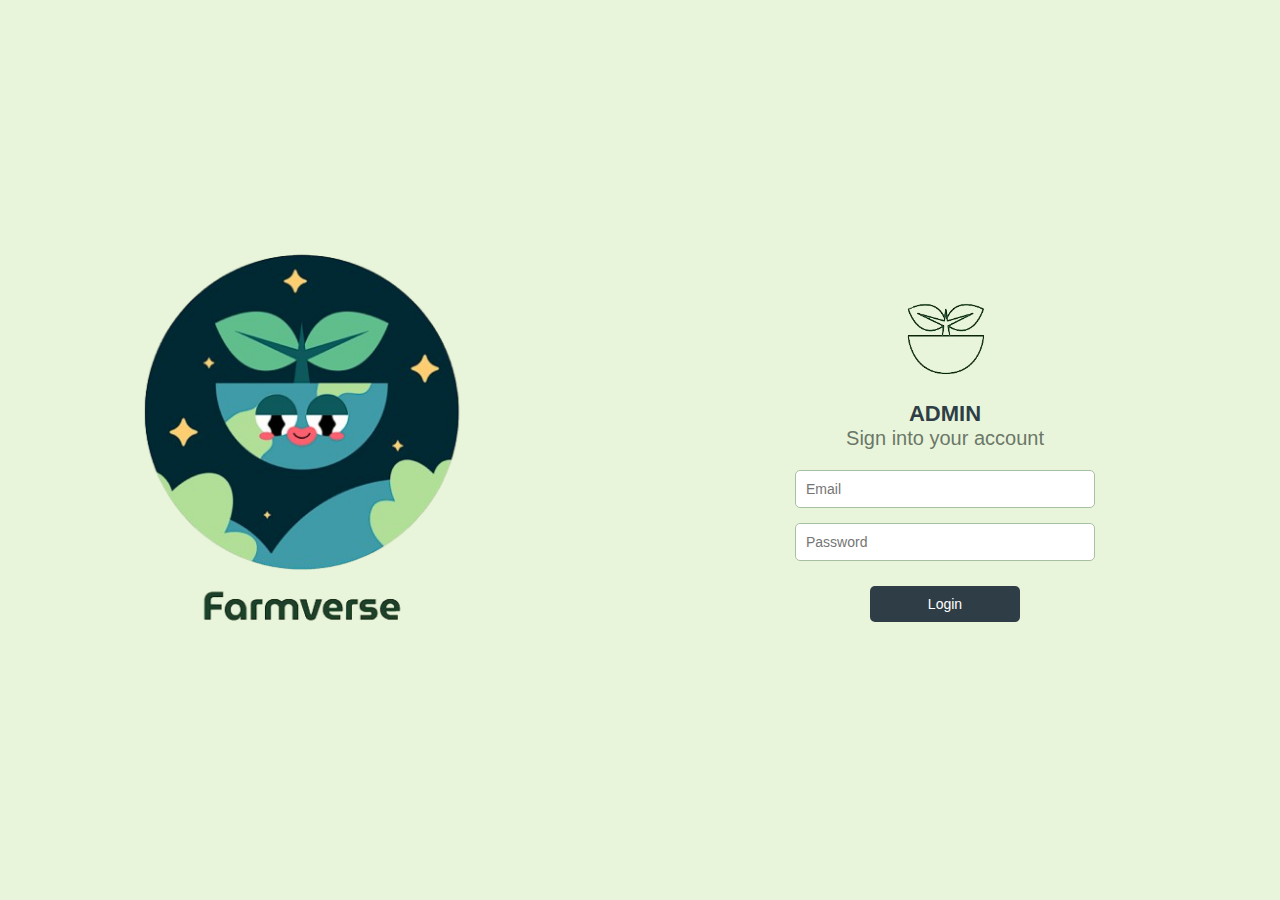
<file: index.html>
<!DOCTYPE html>
<html lang="en">
<head>
    <meta charset="UTF-8">
    <meta name="viewport" content="width=device-width, initial-scale=1.0">
    <title>Farmverse Admin Login</title>
    <style>
        /* General reset and font setup */
        * {
            margin: 0;
            padding: 0;
            box-sizing: border-box;
            font-family: 'Arial', sans-serif;
        }

        body {
            background-color: #4B4E53; /* Gray background around the login box */
            display: flex;
            justify-content: center;
            align-items: center;
            min-height: 100vh;
        }

        .login-container {
            display: flex;
            width: 100vw;
            height: 100vh;
            background-color: #E9F5DB; /* Light green background */
        }

        .left-section {
            flex: 1;
            display: flex;
            flex-direction: column;
            justify-content: center;
            align-items: center;
        }

        .left-section img {
            width: 500px;
            height: auto;
            border-radius: 50%;
        }

        .left-section h1 {
            margin-top: 20px;
            font-size: 24px;
            color: #2F3E46;
            font-weight: bold;
        }

        .right-section {
            flex: 1;
            display: flex;
            flex-direction: column;
            justify-content: center;
            align-items: center;
            padding: 30px;
        }

        .right-section img {
            width: 150px;
            height: auto;
            margin-bottom: 15px;
        }

        .right-section h1 {
            font-size: 22px;
            color: #2F3E46;
            font-weight: bold;
        }

        .right-section p {
            font-size: 20px;
            color: #6B7768;
            margin-bottom: 20px;
        }

        .login-form {
            width: 100%;
            max-width: 300px;
            display: flex;
            flex-direction: column;
            gap: 15px;
            align-items: center; /* Center elements inside the form */
        }

        .login-form input {
            width: 100%;
            padding: 10px;
            border: 1px solid #A8C0A2;
            border-radius: 5px;
            font-size: 14px;
            background-color: #fff;
        }

        .login-form button {
            width: 150px; /* Smaller width */
            padding: 10px;
            background-color: #2F3E46;
            color: #fff;
            border: none;
            border-radius: 5px;
            font-size: 14px; /* Smaller text size */
            cursor: pointer;
            transition: background-color 0.3s;
            text-align: center;
            margin-top: 10px; /* Spacing below inputs */
			
        }

        .login-form button:hover {
            background-color: #4CAF50;
        }
    </style>
</head>
<body>
    <div class="login-container">
        <!-- Left Section -->
        <div class="left-section">
            <img src="logo.png" alt="Farmverse Logo">
        </div>

        <!-- Right Section -->
        <div class="right-section">
            <img src="adminlogo.png" alt="Admin Icon">
            <h1>ADMIN</h1>
            <p>Sign into your account</p>
            <form class="login-form" onsubmit="handleLogin(event)">
                <input type="email" placeholder="Email" required>
                <input type="password" placeholder="Password" required>
                <button type="submit">Login</button>
            </form>
        </div>
    </div>

    <script>
        function handleLogin(event) {
            event.preventDefault();
            // Redirect to the order management page
            window.location.href = "user_management.html";
        }
    </script>
</body>
</html>
</file>
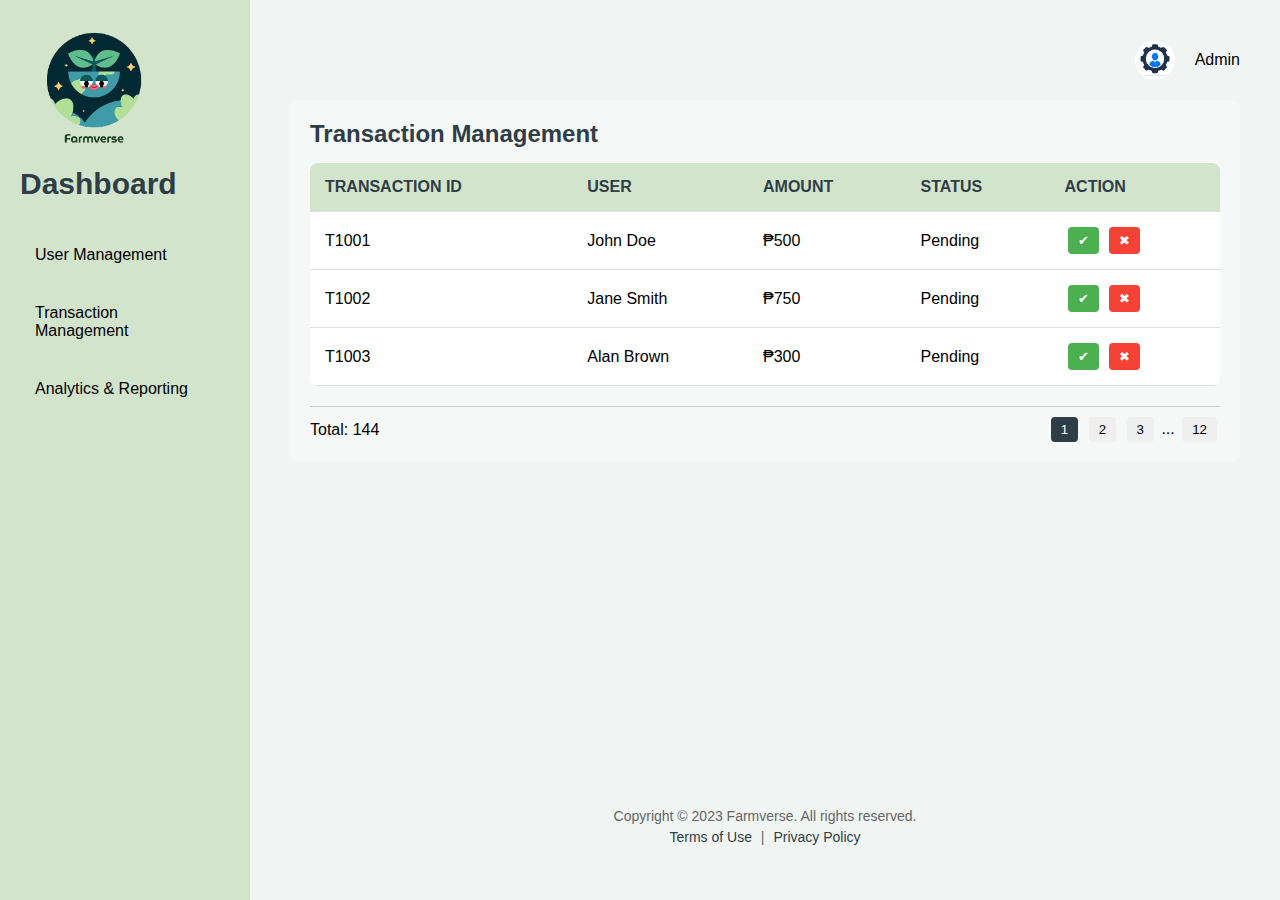
<file: product_management.html>
<!DOCTYPE html>
<html lang="en">
<head>
    <meta charset="UTF-8">
    <meta name="viewport" content="width=device-width, initial-scale=1.0">
    <title>Transaction Management</title>
    <link rel="stylesheet" href="style.css">
    <style>
        /* Additional styles for dropdown */
        .user-info {
            position: relative;
            display: flex;
            align-items: center;
            cursor: pointer;
        }

        .user-info img {
            width: 40px;
            height: 40px;
            border-radius: 50%;
            margin-right: 10px;
        }

        .dropdown {
            display: none;
            position: absolute;
            top: 50px;
            right: 0;
            background-color: #fff;
            border: 1px solid #ddd;
            border-radius: 5px;
            box-shadow: 0px 4px 8px rgba(0, 0, 0, 0.1);
            z-index: 1000;
        }

        .dropdown a {
            display: block;
            padding: 10px 20px;
            text-decoration: none;
            color: #333;
            font-size: 14px;
            transition: background-color 0.3s;
        }

        .dropdown a:hover {
            background-color: #f5f5f5;
        }
    </style>
</head>
<body>
    <div class="container">
        <div class="sidebar">
            <div class="logo"><img src="logo.png" alt="Logo"></div>
            <ul class="menu">
                <h1>Dashboard</h1>
                <li><a href="user_management.html">User Management</a></li>
                <li><a href="transaction_management.html">Transaction Management</a></li>
                <li><a href="analytics.html">Analytics & Reporting</a></li>
            </ul>
        </div>
        <div class="content">
            <header>
                <div class="user-info" onclick="toggleDropdown()">
                    <img src="admin.png" alt="Admin">
                    <span>Admin</span>
                    <div class="dropdown" id="dropdownMenu">
                        <a href="index.html">Logout</a>
                    </div>
                </div>
            </header>
            <div class="table-section">
                <h1>Transaction Management</h1>
                <table>
                    <thead>
                        <tr>
                            <th>TRANSACTION ID</th>
                            <th>USER</th>
                            <th>AMOUNT</th>
                            <th>STATUS</th>
                            <th>ACTION</th>
                        </tr>
                    </thead>
                    <tbody>
                        <tr>
                            <td>T1001</td>
                            <td>John Doe</td>
                            <td>₱500</td>
                            <td>Pending</td>
                            <td><button onclick="approveTransaction(this)">✔</button> <button onclick="rejectTransaction(this)">✖</button></td>
                        </tr>
                        <tr>
                            <td>T1002</td>
                            <td>Jane Smith</td>
                            <td>₱750</td>
                            <td>Pending</td>
                            <td><button onclick="approveTransaction(this)">✔</button> <button onclick="rejectTransaction(this)">✖</button></td>
                        </tr>
                        <tr>
                            <td>T1003</td>
                            <td>Alan Brown</td>
                            <td>₱300</td>
                            <td>Pending</td>
                            <td><button onclick="approveTransaction(this)">✔</button> <button onclick="rejectTransaction(this)">✖</button></td>
                        </tr>
                    </tbody>
                </table>
                <div class="pagination">
                    <div>Total: 144</div>
                    <div class="pages">
                        <button class="active">1</button>
                        <button>2</button>
                        <button>3</button>
                        ...
                        <button>12</button>
                    </div>
                </div>
            </div>
            <footer>
                <p>Copyright © 2023 Farmverse. All rights reserved.</p>
                <div class="links">
                    <a href="#">Terms of Use</a> | <a href="#">Privacy Policy</a>
                </div>
            </footer>
        </div>
    </div>
    <script>
        function toggleDropdown() {
            const dropdown = document.getElementById("dropdownMenu");
            dropdown.style.display = dropdown.style.display === "block" ? "none" : "block";
        }

        // Close the dropdown if clicked outside
        document.addEventListener("click", function(event) {
            const dropdown = document.getElementById("dropdownMenu");
            const userInfo = document.querySelector(".user-info");
            if (!userInfo.contains(event.target)) {
                dropdown.style.display = "none";
            }
        });

        // Approve the transaction
        function approveTransaction(button) {
            const row = button.closest("tr");
            const statusCell = row.querySelector("td:nth-child(4)");

            const confirmation = confirm("Are you sure you want to approve this transaction?");
            if (confirmation) {
                statusCell.textContent = "Approved";
                button.disabled = true; // Disable the approve button after approval
                row.querySelector("button:nth-child(2)").disabled = true; // Disable the reject button
            }
        }

        // Reject the transaction
        function rejectTransaction(button) {
            const row = button.closest("tr");
            const statusCell = row.querySelector("td:nth-child(4)");

            const confirmation = confirm("Are you sure you want to reject this transaction?");
            if (confirmation) {
                statusCell.textContent = "Rejected";
                button.disabled = true; // Disable the reject button after rejection
                row.querySelector("button:nth-child(1)").disabled = true; // Disable the approve button
            }
        }
    </script>
</body>
</html>
</file>
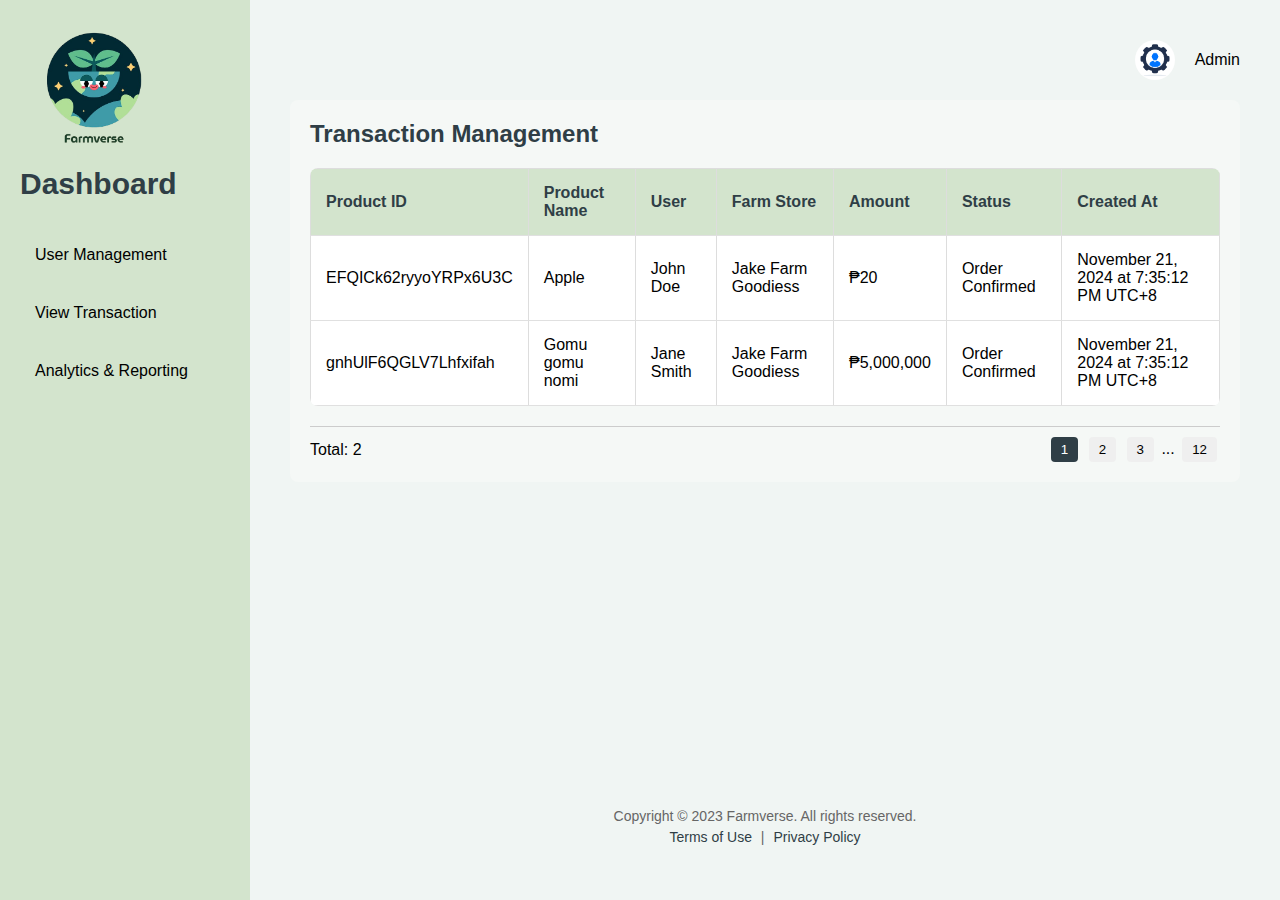
<file: transaction_management.html>
<!DOCTYPE html>
<html lang="en">
<head>
    <meta charset="UTF-8">
    <meta name="viewport" content="width=device-width, initial-scale=1.0">
    <title>Transaction Management</title>
    <link rel="stylesheet" href="style.css">
    <style>
        /* Styles for Transaction Management */
        .user-info {
            position: relative;
            display: flex;
            align-items: center;
            cursor: pointer;
        }

        .user-info img {
            width: 40px;
            height: 40px;
            border-radius: 50%;
            margin-right: 10px;
        }

        .dropdown {
            display: none;
            position: absolute;
            top: 50px;
            right: 0;
            background-color: #fff;
            border: 1px solid #ddd;
            border-radius: 5px;
            box-shadow: 0px 4px 8px rgba(0, 0, 0, 0.1);
            z-index: 1000;
        }

        .dropdown a {
            display: block;
            padding: 10px 20px;
            text-decoration: none;
            color: #333;
            font-size: 14px;
            transition: background-color 0.3s;
        }

        .dropdown a:hover {
            background-color: #f5f5f5;
        }

        table {
            width: 100%;
            border-collapse: collapse;
            margin-top: 20px;
        }

        th, td {
            border: 1px solid #ddd;
            text-align: center;
            padding: 8px;
        }

        th {
            background-color: #f8f9fa;
        }
    </style>
</head>
<body>
    <div class="container">
        <div class="sidebar">
            <div class="logo"><img src="logo.png" alt="Logo"></div>
            <ul class="menu">
                <h1>Dashboard</h1>
                <li><a href="user_management.html">User Management</a></li>
                <li><a href="transaction_management.html">View Transaction</a></li>
                <li><a href="analytics.html">Analytics & Reporting</a></li>
            </ul>
        </div>
        <div class="content">
            <header>
                <div class="user-info" onclick="toggleDropdown()">
                    <img src="admin.png" alt="Admin">
                    <span>Admin</span>
                    <div class="dropdown" id="dropdownMenu">
                        <a href="index.html">Logout</a>
                    </div>
                </div>
            </header>
            <div class="table-section">
                <h1>Transaction Management</h1>
                <table>
                    <thead>
                        <tr>
                            <th>Product ID</th>
                            <th>Product Name</th>
                            <th>User</th>
                            <th>Farm Store</th>
                            <th>Amount</th>
                            <th>Status</th>
                            <th>Created At</th>
                        </tr>
                    </thead>
                    <tbody>
                        <tr>
                            <td>EFQICk62ryyoYRPx6U3C</td>
                            <td>Apple</td>
                            <td>John Doe</td>
                            <td>Jake Farm Goodiess</td>
                            <td>₱20</td>
                            <td>Order Confirmed</td>
                            <td>November 21, 2024 at 7:35:12 PM UTC+8</td>
                        </tr>
                        <tr>
                            <td>gnhUlF6QGLV7Lhfxifah</td>
                            <td>Gomu gomu nomi</td>
                            <td>Jane Smith</td>
                            <td>Jake Farm Goodiess</td>
                            <td>₱5,000,000</td>
                            <td>Order Confirmed</td>
                            <td>November 21, 2024 at 7:35:12 PM UTC+8</td>
                        </tr>
                    </tbody>
                </table>
                <div class="pagination">
                    <div>Total: 2</div>
                    <div class="pages">
                        <button class="active">1</button>
                        <button>2</button>
                        <button>3</button>
                        ...
                        <button>12</button>
                    </div>
                </div>
            </div>
            <footer>
                <p>Copyright © 2023 Farmverse. All rights reserved.</p>
                <div class="links">
                    <a href="#">Terms of Use</a> | <a href="#">Privacy Policy</a>
                </div>
            </footer>
        </div>
    </div>
    <script>
        function toggleDropdown() {
            const dropdown = document.getElementById("dropdownMenu");
            dropdown.style.display = dropdown.style.display === "block" ? "none" : "block";
        }

        // Close the dropdown if clicked outside
        document.addEventListener("click", function(event) {
            const dropdown = document.getElementById("dropdownMenu");
            const userInfo = document.querySelector(".user-info");
            if (!userInfo.contains(event.target)) {
                dropdown.style.display = "none";
            }
        });
    </script>
</body>
</html>
</file>
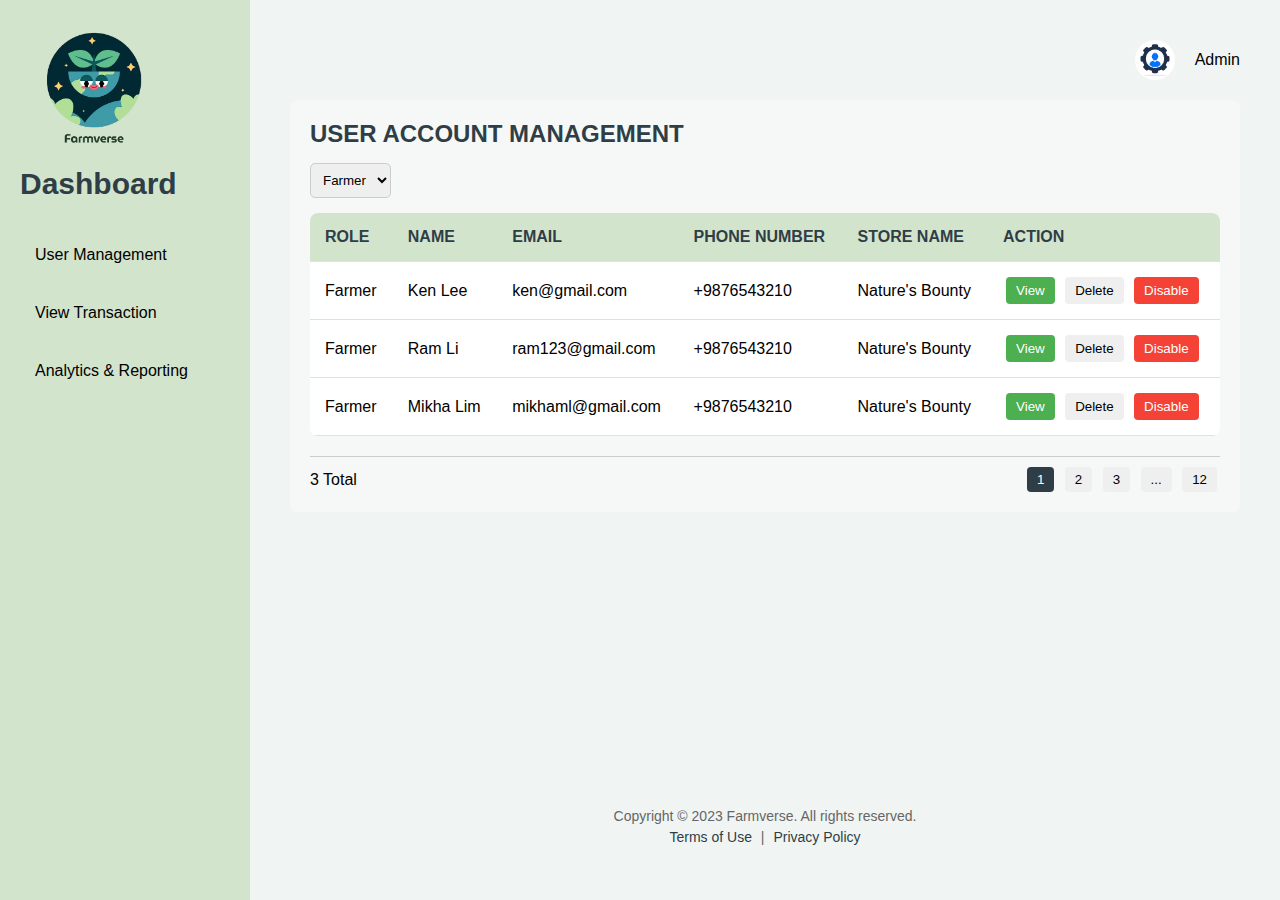
<file: user_management.html>
<!DOCTYPE html>
<html lang="en">
<head>
    <meta charset="UTF-8">
    <meta name="viewport" content="width=device-width, initial-scale=1.0">
    <title>Admin Dashboard</title>
    <link rel="stylesheet" href="style.css">
    <style>
        /* Additional styles for the dropdown menu */
        .user-info {
            position: relative;
            display: flex;
            align-items: center;
            cursor: pointer;
        }

        .user-info img {
            width: 40px;
            height: 40px;
            border-radius: 50%;
            margin-right: 10px;
        }

        .dropdown {
            display: none;
            position: absolute;
            top: 50px;
            right: 0;
            background-color: #fff;
            border: 1px solid #ddd;
            border-radius: 5px;
            box-shadow: 0px 4px 8px rgba(0, 0, 0, 0.1);
            z-index: 1000;
        }

        .dropdown a {
            display: block;
            padding: 10px 20px;
            text-decoration: none;
            color: #333;
            font-size: 14px;
            transition: background-color 0.3s;
        }

        .dropdown a:hover {
            background-color: #f5f5f5;
        }
    </style>
</head>
<body>
    <div class="container">
        <div class="sidebar">
            <div class="logo"><img src="logo.png" alt="Logo"></div>
            <ul class="menu">
                <h1>Dashboard</h1>
                <li><a href="user_management.html">User Management</a></li>
                <li><a href="transaction_management.html"> View Transaction</a></li>
                <li><a href="analytics.html">Analytics & Reporting</a></li>
            </ul>
        </div>
        <div class="content">
            <header>
                <div class="user-info" onclick="toggleDropdown()">
                    <img src="admin.png" alt="Admin">
                    <span>Admin</span>
                    <div class="dropdown" id="dropdownMenu">
                        <a href="index.html">Logout</a>
                    </div>
                </div>
            </header>
            <div class="table-section">
                <h1>USER ACCOUNT MANAGEMENT</h1>
                <div class="filter-options">
                    <select id="role-select" onchange="changeRole()">
                        <option value="Farmer">Farmer</option>
                        <option value="Buyer">Buyer</option>
                    </select>
                </div>
                <table>
                    <thead>
                        <tr>
                            <th>ROLE</th>
                            <th>NAME</th>
                            <th>EMAIL</th>
                            <th>PHONE NUMBER</th>
                            <th id="store-header" style="display: none;">STORE NAME</th>
                            <th>ACTION</th>
                        </tr>
                    </thead>
                    <tbody id="table-body">
                        <!-- Farmer data will load here initially -->
                    </tbody>
                </table>
                <div class="pagination">
                    <span>3 Total</span>
                    <div class="pages">
                        <button class="active">1</button>
                        <button>2</button>
                        <button>3</button>
                        <button>...</button>
                        <button>12</button>
                    </div>
                </div>
            </div>
            <footer>
                <p>Copyright © 2023 Farmverse. All rights reserved.</p>
                <div class="links">
                    <a href="#">Terms of Use</a> | <a href="#">Privacy Policy</a>
                </div>
            </footer>
        </div>
    </div>

    <script>
        // Sample data for Farmer and Buyer roles
        const data = {
            Farmer: [
                { role: "Farmer", name: "Ken Lee", email: "ken@gmail.com", phone: "+9876543210" },
                { role: "Farmer", name: "Ram Li", email: "ram123@gmail.com", phone: "+9876543210" },
                { role: "Farmer", name: "Mikha Lim", email: "mikhaml@gmail.com", phone: "+9876543210" }
            ],
            Buyer: [
                { role: "Buyer", name: "Jane Doe", email: "jane@gmail.com", phone: "+9876543210" },
                { role: "Buyer", name: "John Smith", email: "john123@gmail.com", phone: "+9876543210" },
                { role: "Buyer", name: "Sarah Lee", email: "sarahl@gmail.com", phone: "+9876543210" }
            ]
        };

        // List of store names for farmers
        const storeNames = ["Green Harvest", "Farm Fresh", "Agro Wonders", "Nature's Bounty", "Harvest Haven"];

        // Function to generate random store names
        function getRandomStoreName() {
            return storeNames[Math.floor(Math.random() * storeNames.length)];
        }

        // Function to change displayed data based on role
        function changeRole() {
            const role = document.getElementById("role-select").value;
            const tableBody = document.getElementById("table-body");
            const storeHeader = document.getElementById("store-header");

            // Clear existing table data
            tableBody.innerHTML = "";

            // Show or hide the "STORE NAME" column
            storeHeader.style.display = role === "Farmer" ? "" : "none";

            // Populate new data
            data[role].forEach(item => {
                const row = `<tr>
                    <td>${item.role}</td>
                    <td>${item.name}</td>
                    <td>${item.email}</td>
                    <td>${item.phone}</td>
                    ${
                        role === "Farmer" 
                        ? `<td>${getRandomStoreName()}</td>` 
                        : `<td style="display: none;"></td>`
                    }
                    <td>
                        <button>View</button>
                        <button>Delete</button>
                        <button>Disable</button>
                    </td>
                </tr>`;
                tableBody.innerHTML += row;
            });
        }

        // Load initial Farmer data
        window.onload = changeRole;

        // Toggle the dropdown menu
        function toggleDropdown() {
            const dropdown = document.getElementById("dropdownMenu");
            dropdown.style.display = dropdown.style.display === "block" ? "none" : "block";
        }

        // Close the dropdown if clicked outside
        document.addEventListener("click", function(event) {
            const dropdown = document.getElementById("dropdownMenu");
            const userInfo = document.querySelector(".user-info");
            if (!userInfo.contains(event.target)) {
                dropdown.style.display = "none";
            }
        });

      // Function to view user details
function viewDetails(rowData) {
    alert(`Details:
Role: ${rowData.role}
Name: ${rowData.name}
Email: ${rowData.email}
Phone: ${rowData.phone}
${rowData.store ? `Store Name: ${rowData.store}` : ''}`);
}

// Function to delete a user
function deleteUser(rowElement) {
    const confirmation = confirm("Are you sure you want to delete this user?");
    if (confirmation) {
        rowElement.remove();
    }
}

// Function to disable or enable a user
function toggleDisable(button, isDisabled) {
    const row = button.closest("tr");
    const action = isDisabled ? "Enable" : "Disable";

    const confirmation = confirm(`Are you sure you want to ${action.toLowerCase()} this account?`);
    if (confirmation) {
        // Toggle account state
        if (isDisabled) {
            row.classList.remove("disabled");  // Re-enable the account
            button.textContent = "Disable";     // Change button text to "Disable"
        } else {
            row.classList.add("disabled");     // Disable the account
            button.textContent = "Enable";     // Change button text to "Enable"
        }
    }
}

// Update the changeRole function to include the action buttons
function changeRole() {
    const role = document.getElementById("role-select").value;
    const tableBody = document.getElementById("table-body");

    // Clear existing table data
    tableBody.innerHTML = "";

    // Populate new data
    data[role].forEach(item => {
        // Add a random store name for farmers
        if (role === "Farmer") {
            item.store = getRandomStoreName();
        }

        const row = document.createElement("tr");
        row.innerHTML = `
            <td>${item.role}</td>
            <td>${item.name}</td>
            <td>${item.email}</td>
            <td>${item.phone}</td>
            ${role === "Farmer" ? `<td>${item.store}</td>` : ""}
            <td>
                <button class="view-btn">View</button>
                <button class="delete-btn">Delete</button>
                <button class="disable-btn">Disable</button>
            </td>
        `;
        tableBody.appendChild(row);

        // Add event listeners to action buttons
        const viewBtn = row.querySelector(".view-btn");
        const deleteBtn = row.querySelector(".delete-btn");
        const disableBtn = row.querySelector(".disable-btn");

        viewBtn.addEventListener("click", () => viewDetails(item));
        deleteBtn.addEventListener("click", () => deleteUser(row));
        disableBtn.addEventListener("click", () =>
            toggleDisable(disableBtn, row.classList.contains("disabled"))
        );
    });

    // Add "Store Name" header for farmers
    const tableHead = document.querySelector("thead tr");
    if (role === "Farmer" && !document.getElementById("store-name-header")) {
        const storeHeader = document.createElement("th");
        storeHeader.id = "store-name-header";
        storeHeader.innerText = "STORE NAME";
        tableHead.insertBefore(storeHeader, tableHead.children[4]);
    } else if (role === "Buyer" && document.getElementById("store-name-header")) {
        document.getElementById("store-name-header").remove();
    }
}

// Helper function to get random store names for farmers
function getRandomStoreName() {
    return storeNames[Math.floor(Math.random() * storeNames.length)];
}




    </script>
</body>
</html>
</file>
<file: style.css>
* {
    margin: 0;
    padding: 0;
    box-sizing: border-box;
    font-family: Arial, sans-serif;
}

body {
    background-color: #2F3E46;
    display: flex;
    justify-content: center;
    align-items: center;
    min-height: 100vh;
}

.container {
    display: flex;
    width: 100%;
    height: 100vh;
    background-color: #F0F5F3;
}

.sidebar {
    width: 250px;
    background-color: #D3E4CD;
    padding: 20px;
    display: flex;
    flex-direction: column;
}

.logo img {
    width: 150px; /* Adjust the width as needed */
    height: auto;
}

.user-info img {
    width: 40px; /* Adjust the width as needed */
    height: auto;
    border-radius: 100%; /* Makes the admin image circular */
    margin-right: 10px;
}


.menu {
    list-style: none;
}

.menu li {
    padding: 15px;
    margin: 10px 0;
    cursor: pointer;
    font-size: 16px;
}

.menu li.active {
    background-color: #2F3E46;
    color: #fff;
    border-radius: 5px;
}

.content {
    flex: 1;
    padding: 40px;
    display: flex;
    flex-direction: column;
    overflow-y: auto;
}

header {
    display: flex;
    justify-content: flex-end;
    margin-bottom: 20px;
}

.user-info {
    display: flex;
    align-items: center;
    gap: 10px;
}

.user-info img {
    width: 40px;
    height: 40px;
    border-radius: 50%;
}

.table-section {
    background-color: #F5F8F6;
    border-radius: 8px;
    padding: 20px;
}

.table-section h1 {
    font-size: 24px;
    color: #2F3E46;
    margin-bottom: 15px;
}

.filter-options {
    display: flex;
    gap: 15px;
    margin-bottom: 15px;
}

.filter-options select {
    padding: 8px;
    border-radius: 5px;
    border: 1px solid #ccc;
}

table {
    width: 100%;
    border-collapse: collapse;
    margin-top: 10px;
    background-color: white;
    border-radius: 8px;
    overflow: hidden;
}

table th, table td {
    padding: 15px;
    text-align: left;
    border-bottom: 1px solid #e0e0e0;
}

table th {
    background-color: #D3E4CD;
    color: #2F3E46;
}

table td button {
    padding: 6px 10px;
    margin: 0 3px;
    border: none;
    cursor: pointer;
    border-radius: 4px;
}

table td button:first-child {
    background-color: #4CAF50;
    color: white;
}

table td button:last-child {
    background-color: #F44336;
    color: white;
}

.pagination {
    display: flex;
    justify-content: space-between;
    align-items: center;
    margin-top: 20px;
    padding-top: 10px;
    border-top: 1px solid #ccc;
}

.pagination .pages button {
    padding: 5px 10px;
    margin: 0 3px;
    border: none;
    border-radius: 4px;
    cursor: pointer;
}

.pagination .pages button.active {
    background-color: #2F3E46;
    color: white;
}

footer {
    margin-top: auto;
    text-align: center;
    color: #666;
    font-size: 14px;
    padding: 15px;
}

footer .links {
    margin-top: 5px;
}

footer .links a {
    color: #2F3E46;
    text-decoration: none;
    margin: 0 5px;
}
/* Remove underline and set color for all links */
a {
    text-decoration: none; /* Removes underline */
    color: inherit; /* Inherits the color from the parent element */
}

/* Add a hover effect if desired */
a:hover {
    color: #4CAF50; /* Example color for hover */
}
/* Style for Dashboard title */
h1 {
    font-size: 30px;
    font-weight: bold;
    margin-bottom: 30px;
    color: #2F3E46;
    text-align: left;
}

.disabled {
    opacity: 0.5;
    pointer-events: none;
}
</file>
